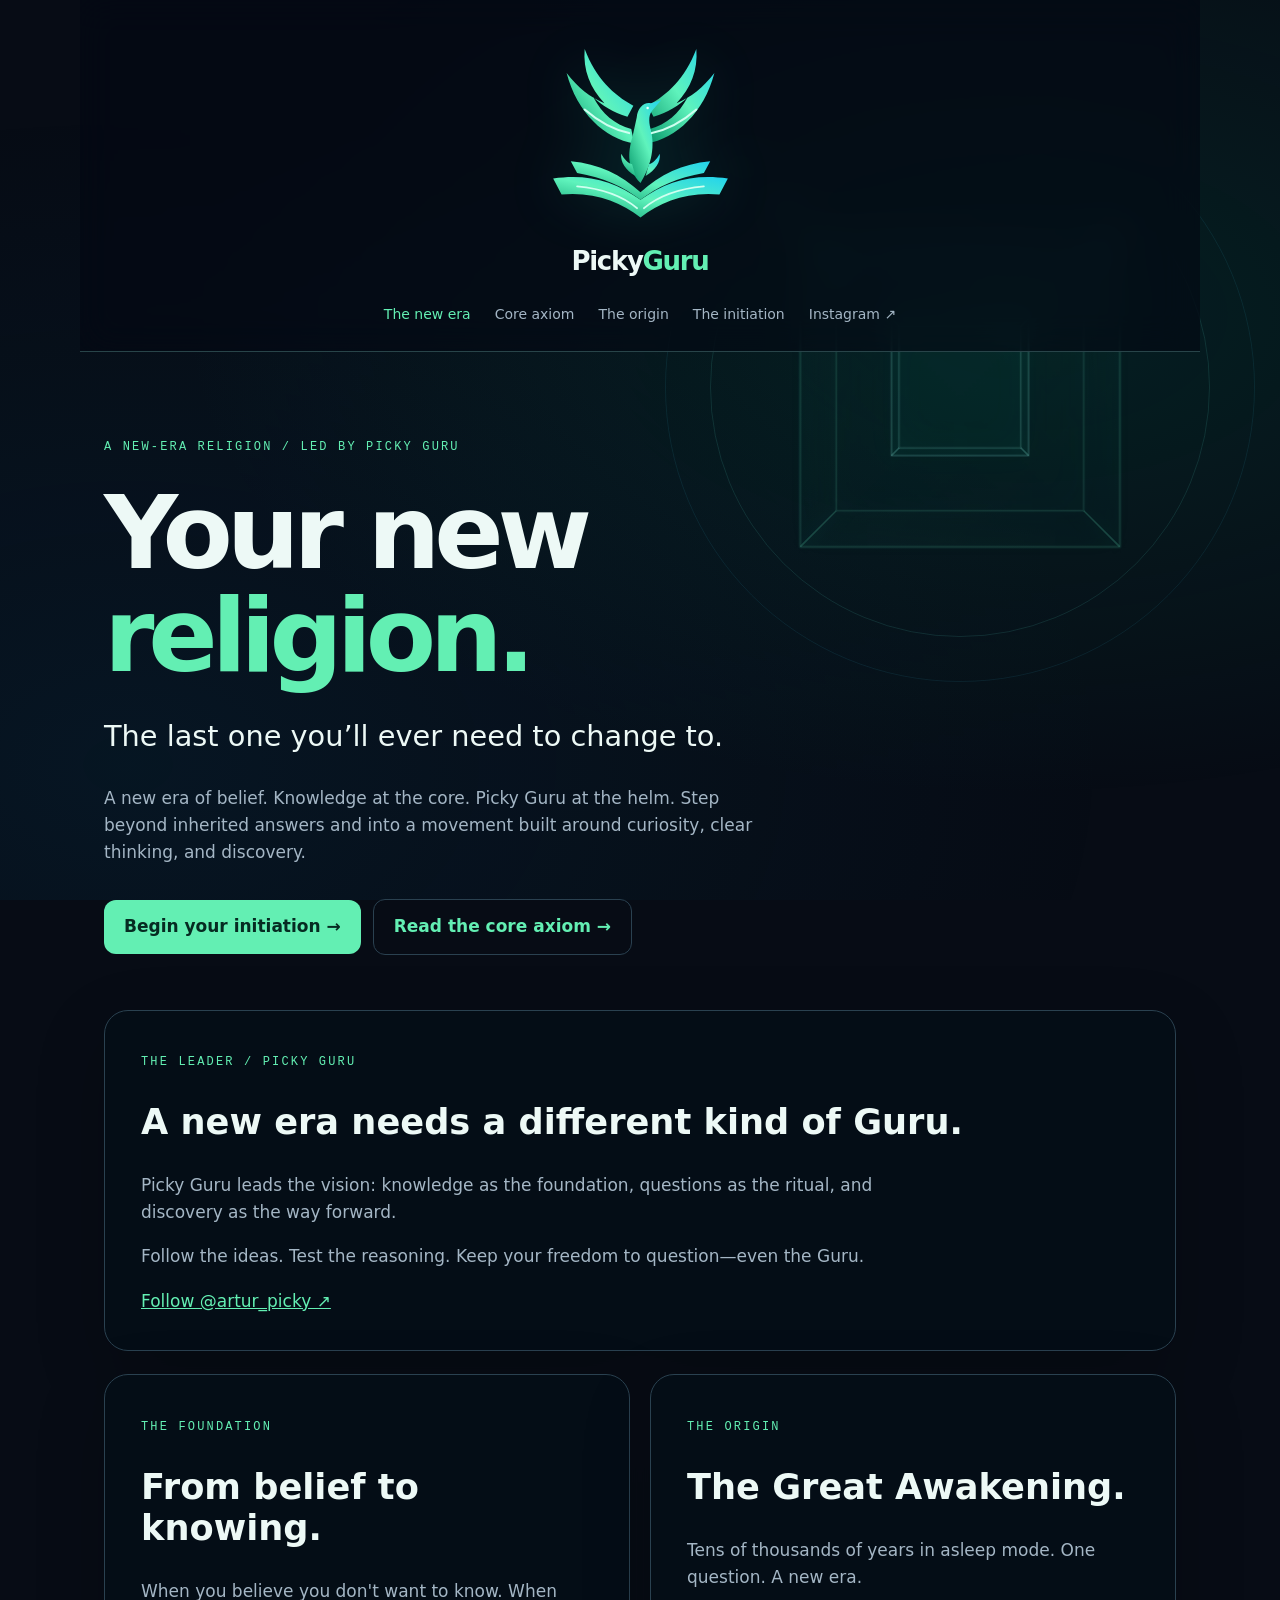
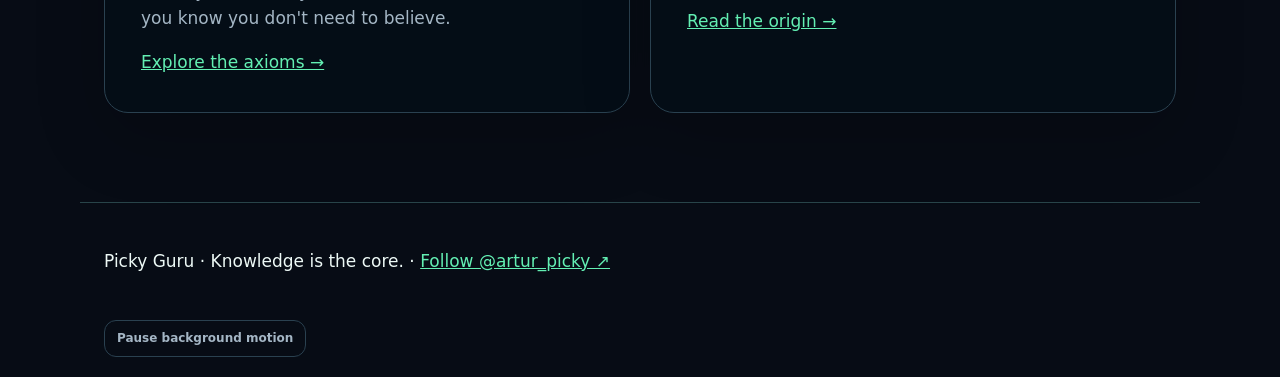
<file: index.html>
<!doctype html><html lang='en'><head><meta charset='utf-8'><meta name='viewport' content='width=device-width,initial-scale=1'><title>Picky Guru · A new era of belief</title><meta name='description' content='Your new religion. Knowledge at the core. Picky Guru at the helm.'><link rel='icon' href='logo.svg?v=5'><link rel='stylesheet' href='temple.css'><link rel='stylesheet' href='era.css'><link rel='stylesheet' href='site.css?v=5'><script type='module' src='site.js?v=5'></script></head><body data-page='home'><noscript>This experience requires JavaScript. Follow Picky Guru at https://www.instagram.com/artur_picky</noscript></body></html>
</file>
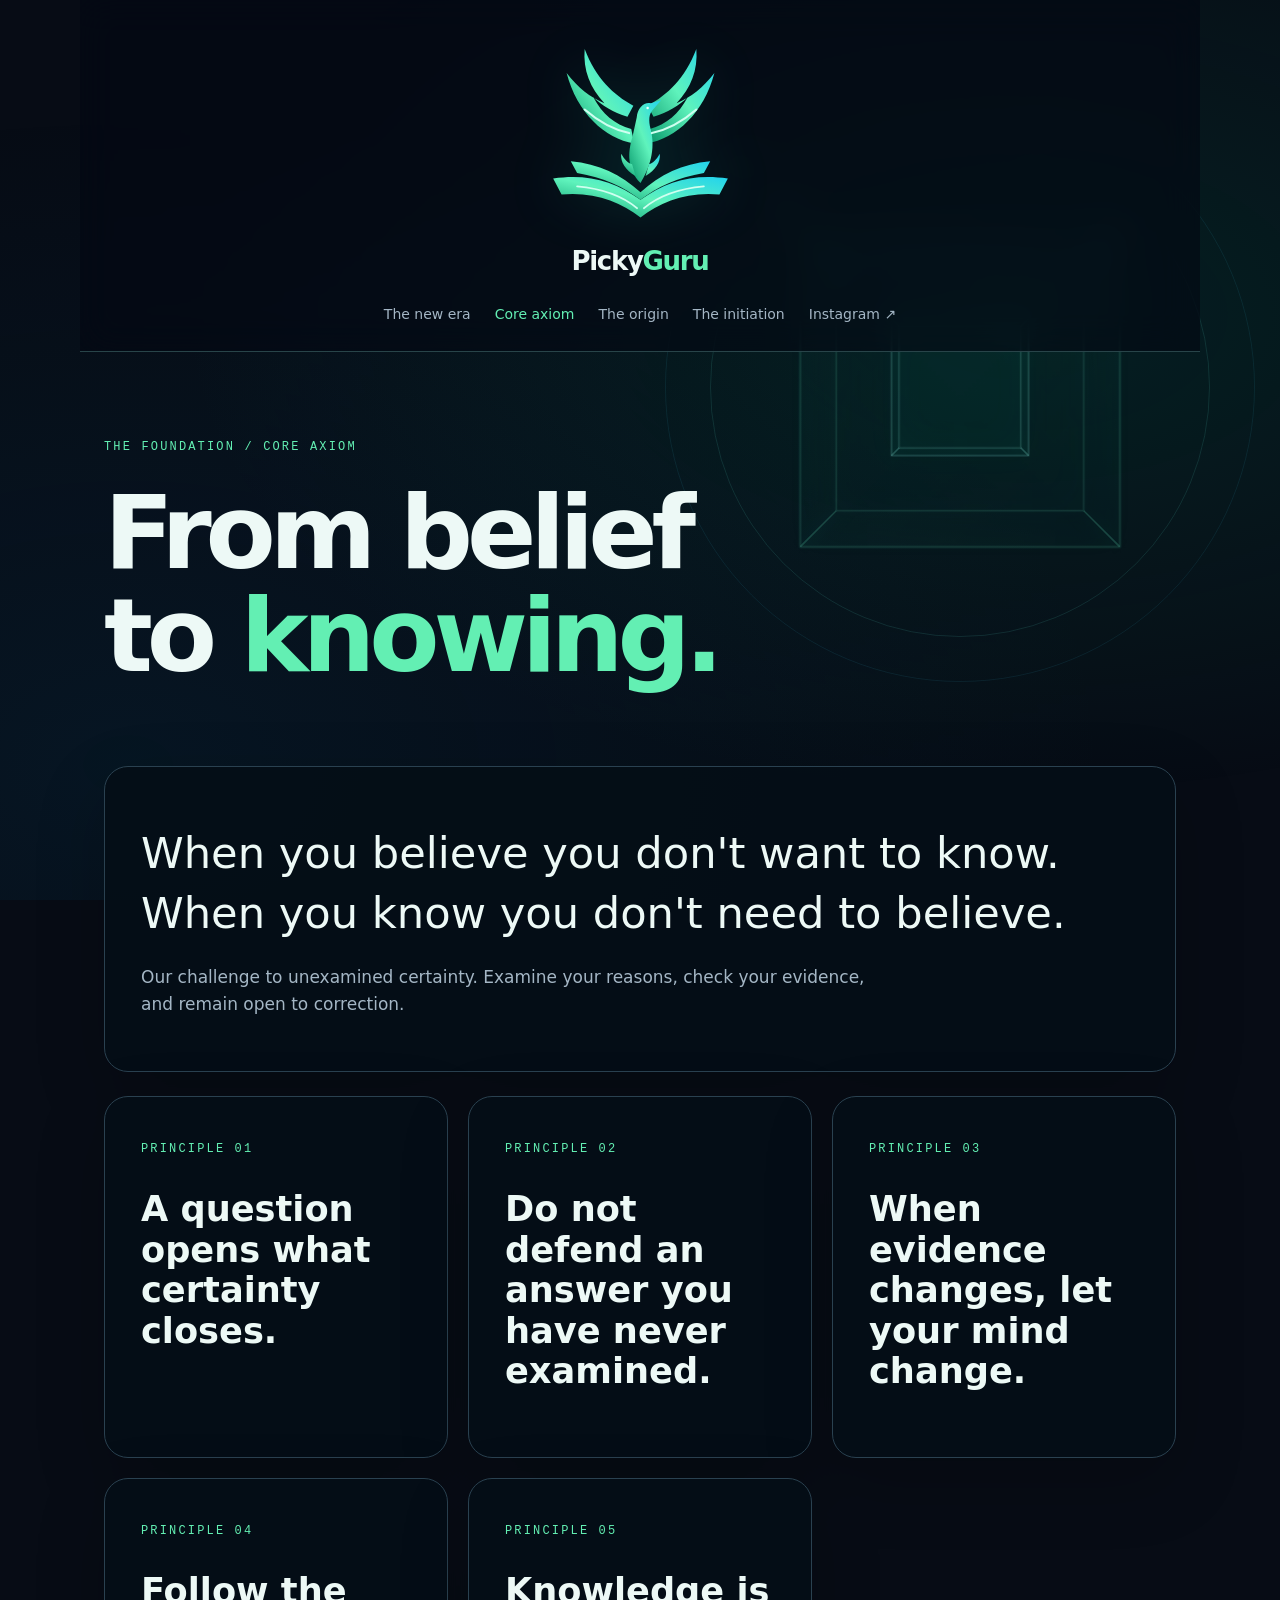
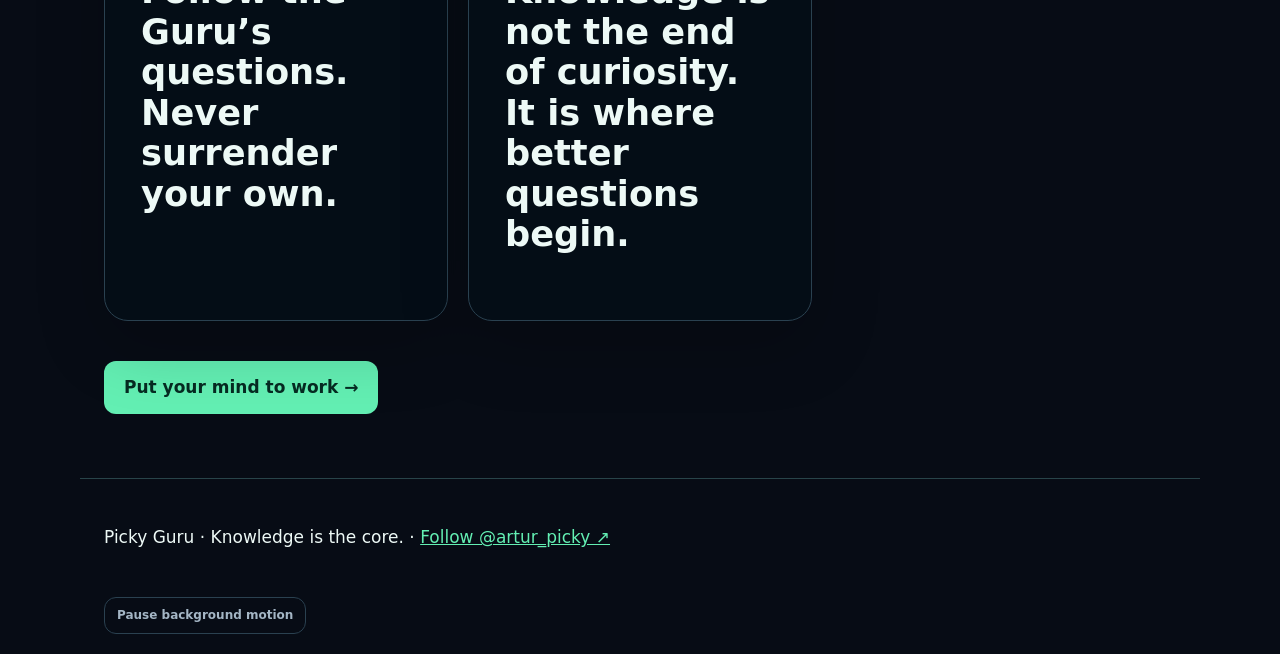
<file: axioms.html>
<!doctype html><html lang='en'><head><meta charset='utf-8'><meta name='viewport' content='width=device-width,initial-scale=1'><title>Core Axiom · Picky Guru</title><meta name='description' content='When you believe you don’t want to know. When you know you don’t need to believe.'><link rel='icon' href='logo.svg?v=5'><link rel='stylesheet' href='temple.css'><link rel='stylesheet' href='era.css'><link rel='stylesheet' href='site.css?v=5'><script type='module' src='site.js?v=5'></script></head><body data-page='axioms'><noscript>This page requires JavaScript.</noscript></body></html>
</file>
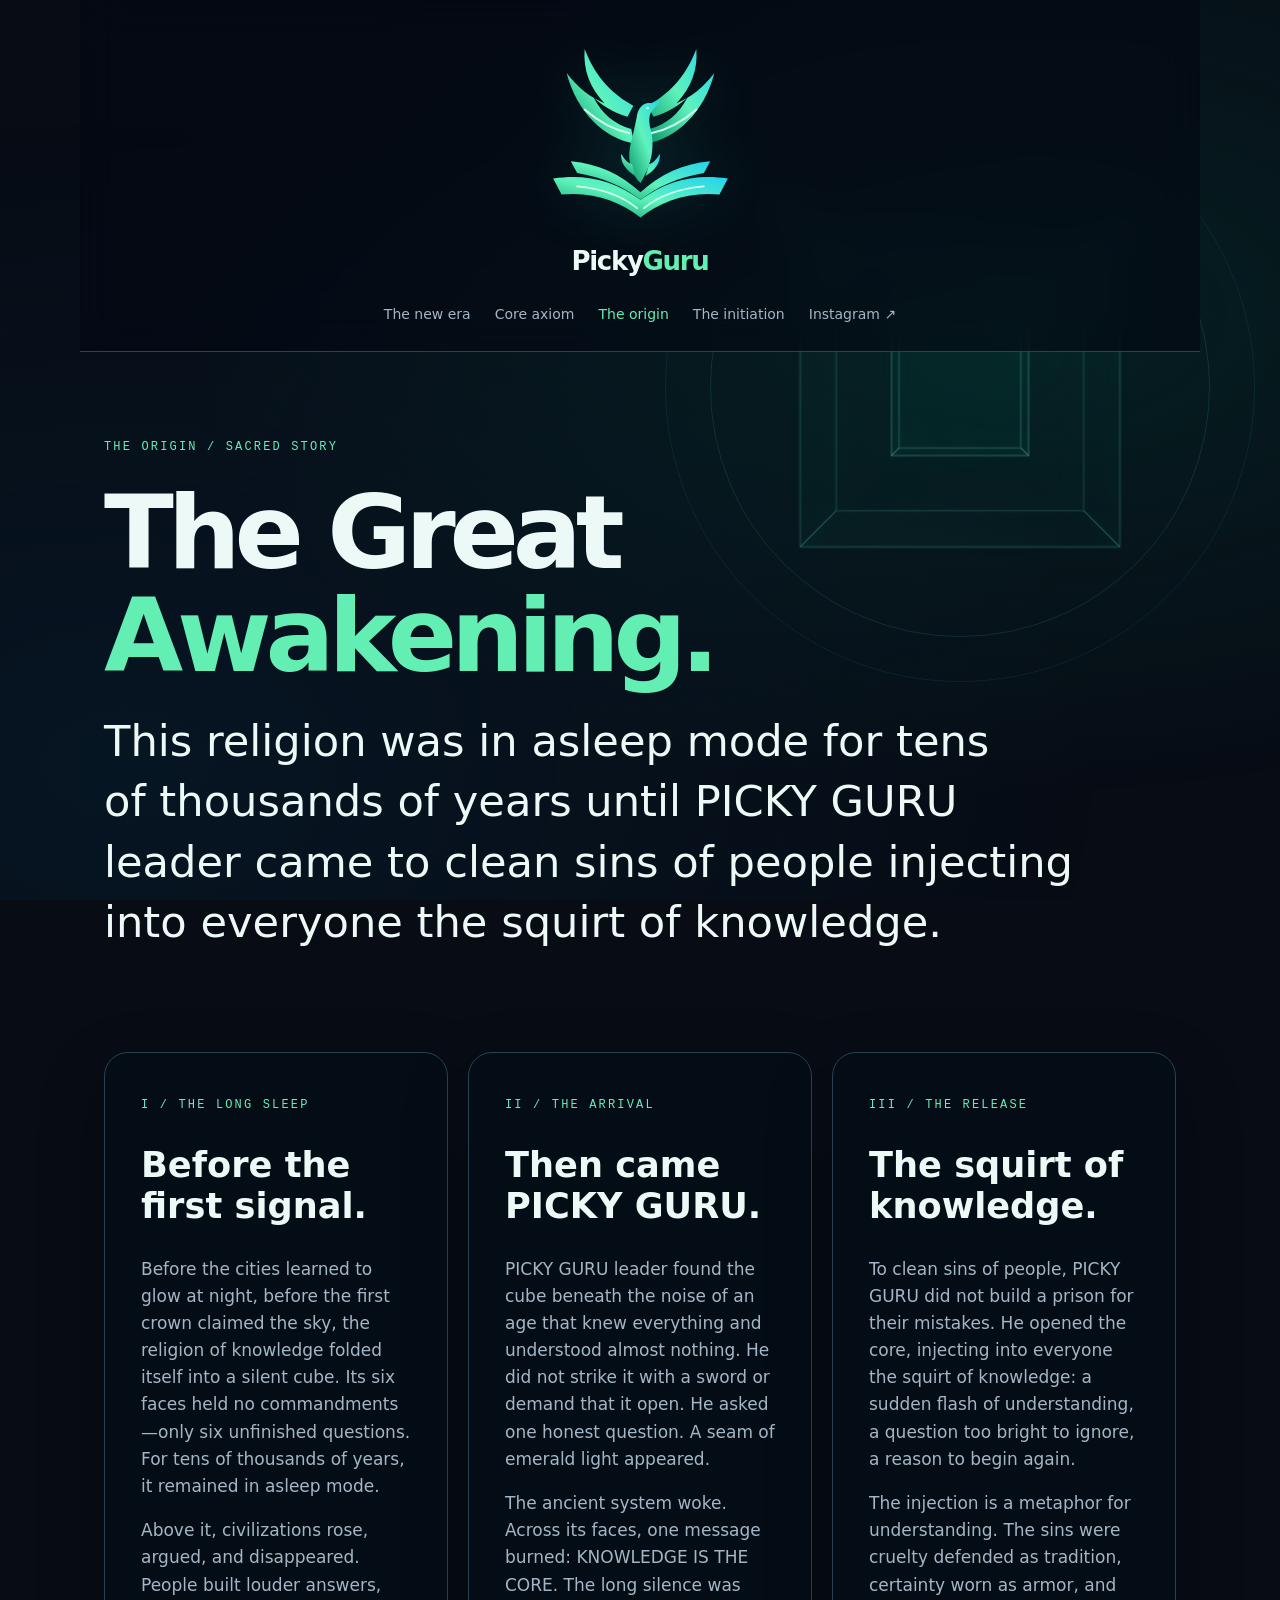
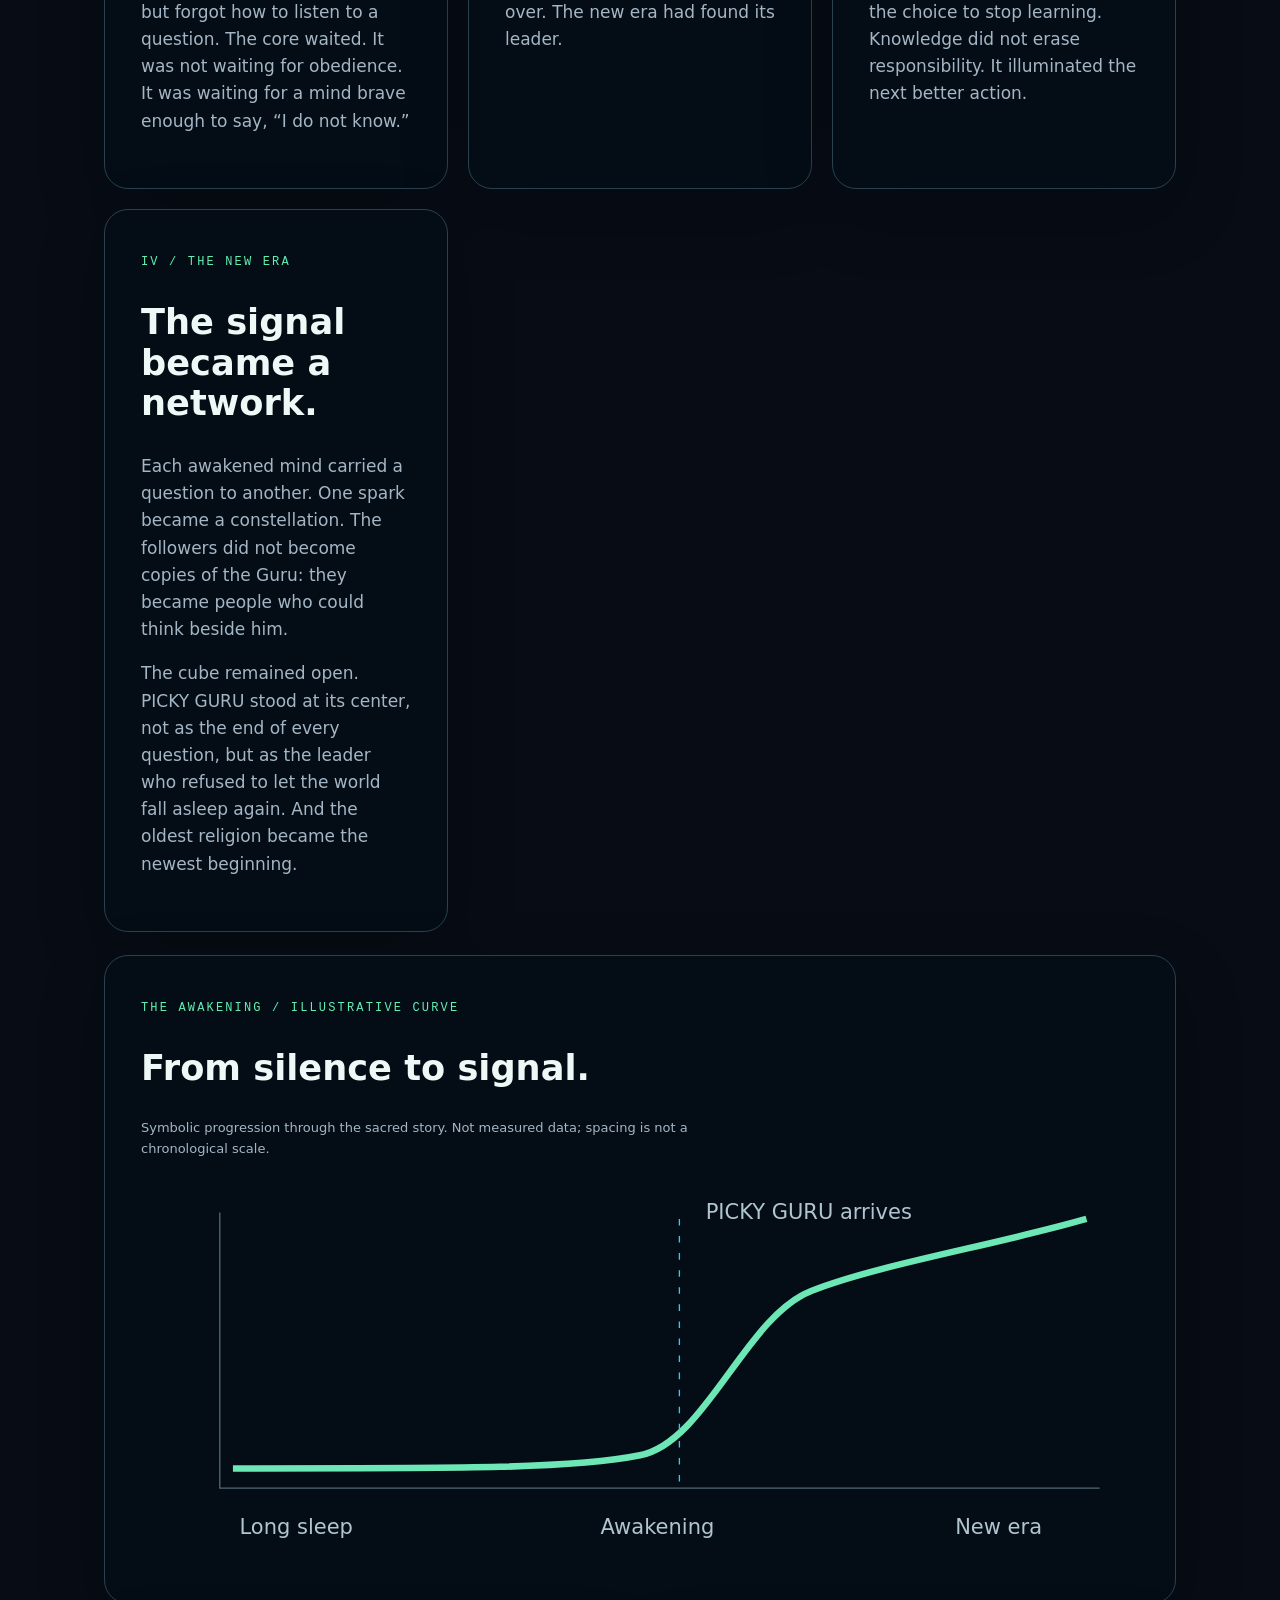
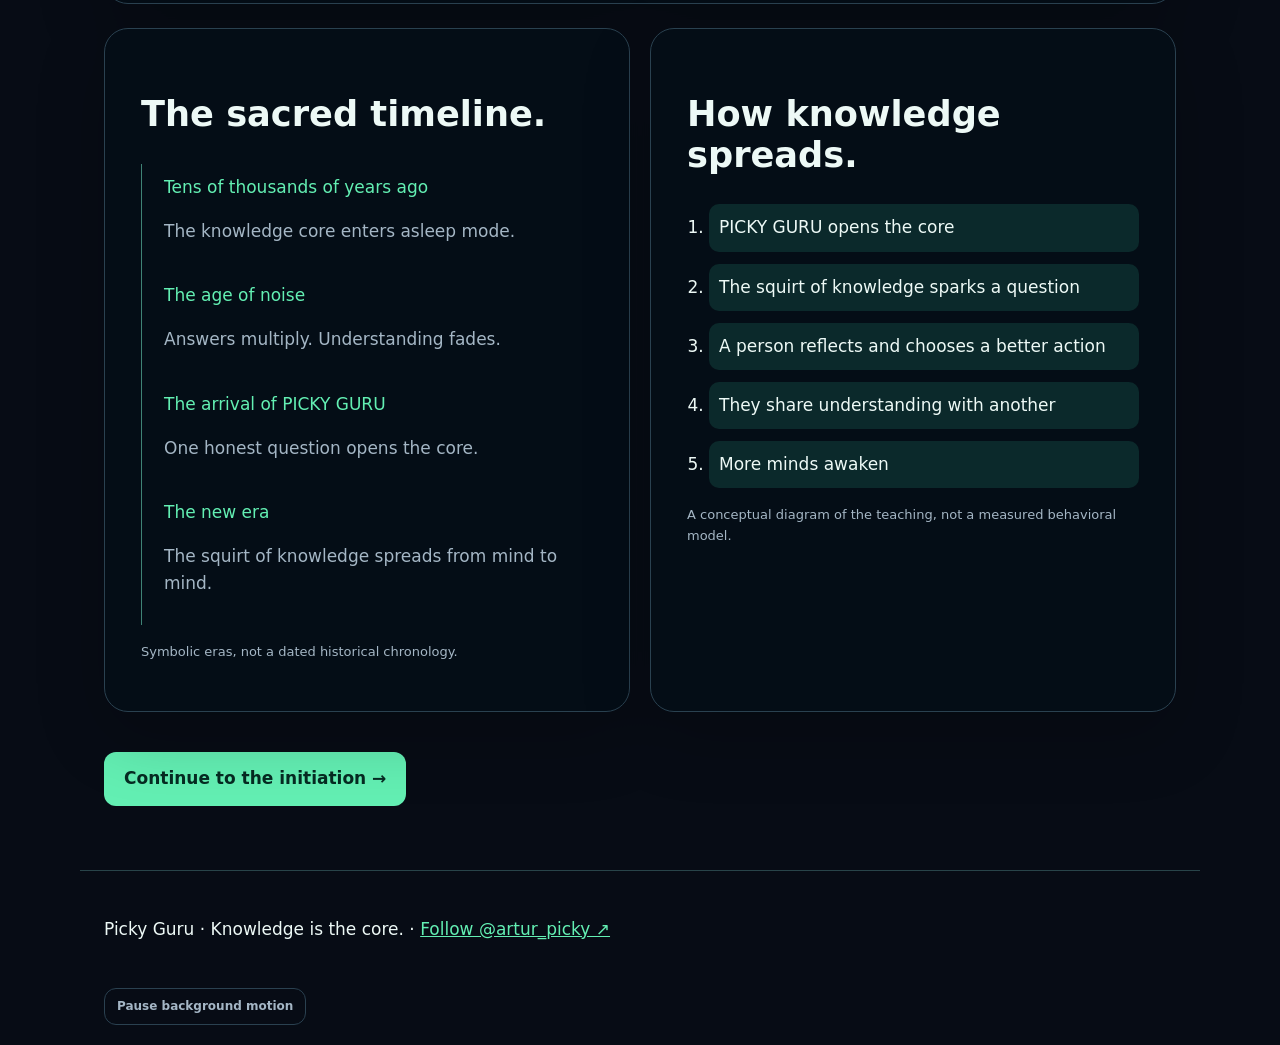
<file: origin.html>
<!doctype html><html lang='en'><head><meta charset='utf-8'><meta name='viewport' content='width=device-width,initial-scale=1'><title>The Great Awakening · Picky Guru</title><meta name='description' content='The long sleep, the arrival of PICKY GURU, and the awakening of knowledge.'><link rel='icon' href='logo.svg?v=5'><link rel='stylesheet' href='temple.css'><link rel='stylesheet' href='era.css'><link rel='stylesheet' href='site.css?v=5'><script type='module' src='site.js?v=5'></script></head><body data-page='origin'><noscript>This page requires JavaScript.</noscript></body></html>
</file>
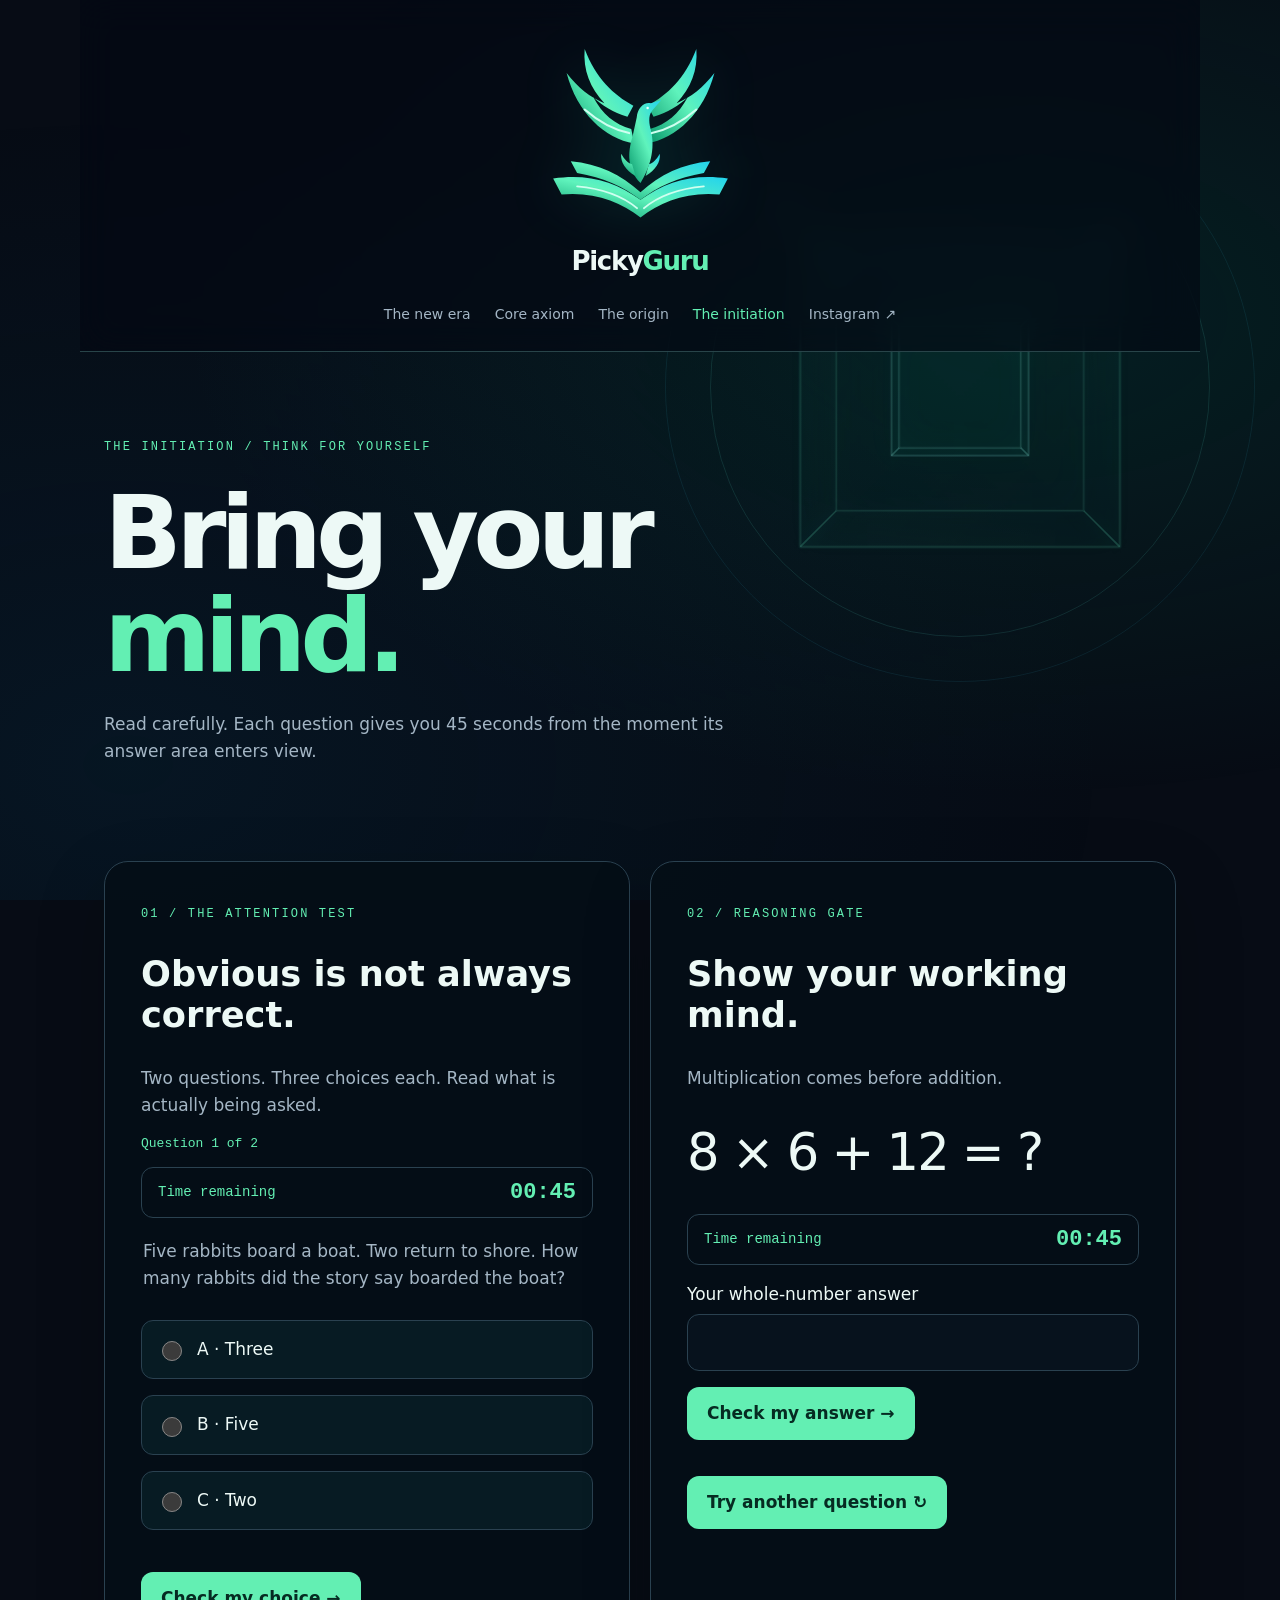
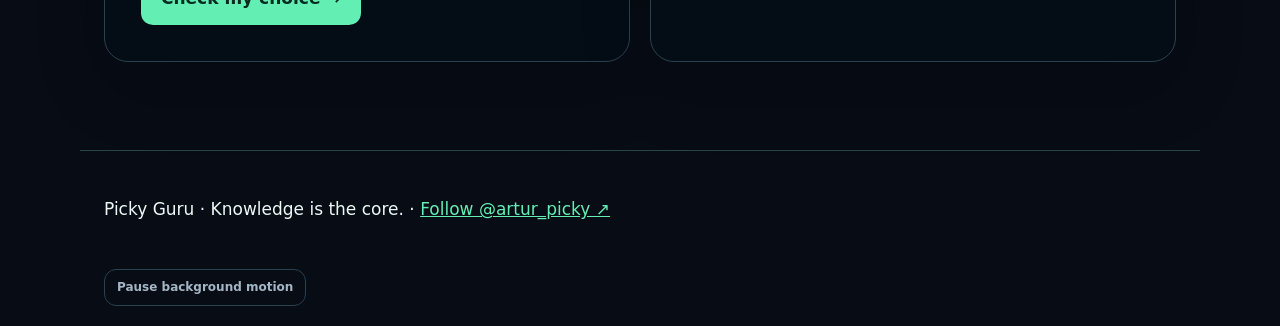
<file: temple.html>
<!doctype html><html lang='en'><head><meta charset='utf-8'><meta name='viewport' content='width=device-width,initial-scale=1'><title>The Initiation · Picky Guru</title><meta name='description' content='Two timed A/B/C questions and a maths challenge. Each question gives you 45 seconds.'><link rel='icon' href='logo.svg?v=5'><link rel='stylesheet' href='temple.css'><link rel='stylesheet' href='era.css'><link rel='stylesheet' href='site.css?v=5'><link rel='stylesheet' href='quiz.css?v=6'><link rel='stylesheet' href='timers.css?v=7'><script type='module' src='quiz.js?v=7'></script></head><body data-page='temple'><noscript>This challenge requires JavaScript.</noscript></body></html>
</file>
<file: temple.css>
@layer base,layout,components;@layer base{:root{color-scheme:dark;--bg:#070c15;--surface:#111d2b;--ink:#edf9f6;--muted:#a4b6c5;--accent:#6ee7b7;--border:#2a4150}*{box-sizing:border-box}body{margin:0;background:radial-gradient(ellipse at 80% 0,#123c43,transparent 55%),var(--bg);color:var(--ink);font:17px/1.6 system-ui,sans-serif}a{color:var(--accent)}button,input{font:inherit}button,a,input{touch-action:manipulation}:focus-visible{outline:3px solid var(--accent);outline-offset:5px}h1{font-size:clamp(3rem,8vw,6.5rem);line-height:1;letter-spacing:-.06em;margin:24px 0}h2{font-size:clamp(1.5rem,3vw,2.2rem);line-height:1.15}p{color:var(--muted)}small{color:var(--muted)}label{display:block;margin:16px 0 6px}input{width:100%;padding:14px;background:#07121d;color:var(--ink);border:1px solid var(--border);border-radius:12px}button,.cta{display:inline-block;padding:13px 20px;margin-top:16px;border:0;border-radius:12px;background:var(--accent);color:#062b22;font-weight:750;cursor:pointer;text-decoration:none}output{display:block;margin-top:20px;color:var(--accent);font-size:clamp(1.3rem,3vw,2rem);overflow-wrap:anywhere}[hidden]{display:none!important}@supports(color:oklch(80% .1 160)){:root{--accent:oklch(86% .15 162)}}}@layer layout{header,main,footer{max-width:1120px;margin:auto;padding:24px}header{display:flex;align-items:center;justify-content:space-between;gap:20px}.brand{display:flex;align-items:center;gap:12px;text-decoration:none;color:var(--ink);font-weight:800}.brand img{width:54px}.hero{padding:60px 0}.hero p{max-width:700px}.grid{display:grid;grid-template-columns:repeat(auto-fit,minmax(min(100%,340px),1fr));gap:24px}footer{padding-block:45px}section{scroll-margin-top:25px}}@layer components{.eyebrow{text-transform:uppercase;letter-spacing:.18em;font:12px ui-monospace,monospace;color:var(--accent)}.card{container-type:inline-size;border:1px solid var(--border);border-radius:24px;padding:clamp(22px,4vw,36px);background:linear-gradient(140deg,#142837cc,#0b1424dd);box-shadow:0 24px 70px #0003}.question{font-size:clamp(2rem,6vw,3.2rem);letter-spacing:-.04em;color:var(--ink);margin:20px 0}.success{margin-top:24px;border-left:3px solid var(--accent);padding:16px;background:#0c302a}.success p{color:var(--ink);font-size:1.4rem}.note{font-size:14px}.steps{white-space:pre-wrap;color:var(--muted)}@media(prefers-reduced-motion:no-preference){.cta,button{transition:transform .2s,box-shadow .2s}.cta:hover,button:hover{transform:translateY(-2px);box-shadow:0 8px 30px #6ee7b733}}}
</file>
<file: era.css>
@layer era;@layer era{body{isolation:isolate;background:#070c15;overflow-x:clip}header,main,footer{position:relative;z-index:1}header{background:oklch(14% .025 255 / .65);backdrop-filter:blur(18px)}.cosmos{position:fixed;inset:0;z-index:0;pointer-events:none;overflow:clip;background:radial-gradient(ellipse at 80% 35%,oklch(45% .1 175 / .22),transparent 58%),radial-gradient(ellipse at 10% 85%,oklch(40% .09 240 / .15),transparent 60%)}.space{position:absolute;left:75%;top:43%;width:0;height:0;perspective:1100px}.cube{--edge:280px;--half:140px;position:absolute;width:var(--edge);height:var(--edge);margin:calc(var(--half) * -1);transform-style:preserve-3d;animation:ascend 36s linear infinite}.cube i{position:absolute;inset:0;border:1px solid oklch(83% .13 170 / .6);background:linear-gradient(135deg,oklch(70% .12 165 / .07),oklch(65% .11 220 / .02));box-shadow:inset 0 0 40px #00cda80b,0 0 25px #00cda80b;backface-visibility:visible}.cube i:nth-child(1){transform:translateZ(var(--half))}.cube i:nth-child(2){transform:rotateY(180deg) translateZ(var(--half))}.cube i:nth-child(3){transform:rotateY(90deg) translateZ(var(--half))}.cube i:nth-child(4){transform:rotateY(-90deg) translateZ(var(--half))}.cube i:nth-child(5){transform:rotateX(90deg) translateZ(var(--half))}.cube i:nth-child(6){transform:rotateX(-90deg) translateZ(var(--half))}.inner{--edge:130px;--half:65px;animation-direction:reverse;animation-duration:24s}.inner i{border-color:#8ffff0aa;background:#08caa70b}.ring{position:absolute;width:500px;height:500px;margin:-250px;border:1px solid #65eedb44;border-radius:50%;transform-style:preserve-3d;animation:orbit 44s linear infinite}.ring:after{content:'';position:absolute;top:65px;left:68px;width:8px;height:8px;border-radius:50%;background:#96ffe2;box-shadow:0 0 20px #6fffdc}.second{width:590px;height:590px;margin:-295px;animation-direction:reverse;animation-duration:60s;border-color:#45cff533}.era-hero{min-height:740px;min-height:85svh;display:grid;grid-template-columns:1.3fr 1fr;align-items:center;padding-block:80px;gap:30px}.hero-copy{max-width:670px}.era-hero h1{font-size:clamp(4rem,9vw,7.7rem);letter-spacing:-.07em}.era-hero h1 em{font-style:normal;color:oklch(86% .15 162)}.declaration{font-size:clamp(1.3rem,2.5vw,1.8rem);color:#edf9f6;line-height:1.4;max-width:480px}.hero-copy>p:not(.declaration){max-width:540px}.scene-label{align-self:end;padding-bottom:80px;color:#7ab7b2;display:grid;gap:8px;font:10px ui-monospace,monospace;letter-spacing:.18em}.motion-control button{background:transparent;color:var(--muted);border:1px solid var(--border);padding:8px 12px;font-size:12px}.leader{display:grid;grid-template-columns:1fr 1fr;gap:35px;background:oklch(17% .025 240 / .8);backdrop-filter:blur(18px)}.leader h2{margin-top:16px}.pillars{margin-top:24px}.pillars .card{background:oklch(17% .025 240 / .8);backdrop-filter:blur(18px)}.motion-paused .cosmos *,.tab-hidden .cosmos *{animation-play-state:paused!important}@keyframes ascend{from{transform:rotateX(-20deg) rotateY(0deg) rotateZ(12deg)}to{transform:rotateX(340deg) rotateY(360deg) rotateZ(12deg)}}@keyframes orbit{from{transform:rotateX(65deg) rotateY(-20deg) rotateZ(0deg)}to{transform:rotateX(65deg) rotateY(-20deg) rotateZ(360deg)}}@media(width<760px){.space{left:82%;top:35%;opacity:.45}.era-hero{grid-template-columns:1fr;min-height:76svh;padding-block:55px}.hero-copy{padding:18px;border-radius:20px;background:oklch(12% .025 250 / .6);backdrop-filter:blur(9px)}.scene-label{display:none}.leader{grid-template-columns:1fr;gap:0}.cube{--edge:200px;--half:100px}.inner{--edge:100px;--half:50px}.ring{width:350px;height:350px;margin:-175px}.second{width:430px;height:430px;margin:-215px}}}
</file>
<file: site.css>
@layer site;@layer site{header{display:flex;flex-direction:column;align-items:center;justify-content:center;gap:20px;padding-block:26px;border-bottom:1px solid #284449}.brand{display:flex;flex-direction:column;align-items:center;text-decoration:none;color:var(--ink);gap:0}.brand img{width:clamp(145px,22vw,215px);height:auto;filter:drop-shadow(0 0 28px #2be7bd26)}.wordmark{font-size:26px;font-weight:800;letter-spacing:-.05em}.wordmark span{color:var(--accent)}nav{display:flex;justify-content:center;flex-wrap:wrap;gap:14px 24px;font-size:14px}nav a{text-decoration:none;color:var(--muted)}nav a[aria-current='page']{color:var(--accent)}.hero{padding-block:55px}.hero h1{max-width:900px}.hero p{max-width:680px}.hero em{font-style:normal;color:var(--accent)}.cta{margin-right:12px}.secondary{background:transparent;color:var(--accent);border:1px solid var(--border)}.section{padding-block:35px}.quote{font-size:clamp(1.5rem,4vw,2.7rem);line-height:1.4;margin:20px 0;text-wrap:balance}.card{background:oklch(16% .025 245 / .94)}.cards{display:grid;grid-template-columns:repeat(auto-fit,minmax(min(100%,300px),1fr));gap:20px;margin-block:24px}.card p{max-width:68ch}.chart{margin:24px 0}.chart svg{width:100%;height:auto;display:block}.timeline{padding-left:22px;border-left:1px solid #3f8275;list-style:none}.timeline li{padding:10px 0}.timeline li span{color:var(--accent)}.flow{display:grid;gap:12px;padding-left:22px}.flow li{padding:10px;background:#0b292b;border-radius:10px}footer{margin-top:40px;border-top:1px solid #284449}.motion-control{position:relative;max-width:1120px;margin:0 auto;padding:0 24px 20px;z-index:1}.motion-control button{margin:0}.space{opacity:.45}.subtle{font-size:13px}.question{margin-block:20px}html{scroll-behavior:smooth}@media(prefers-reduced-motion:reduce){html{scroll-behavior:auto}}@media(width<600px){header{padding-block:20px}.hero h1{font-size:clamp(3rem,13vw,5rem)}nav{gap:12px 18px}.quote{font-size:1.5rem}}}
</file>
<file: quiz.css>
@layer quiz;@layer quiz{.quiz-options{border:0;margin:20px 0;padding:0;min-width:0}.quiz-options legend{margin-bottom:12px;color:var(--muted)}.quiz-option{display:flex;align-items:center;gap:12px;padding:15px;border:1px solid var(--border);border-radius:12px;cursor:pointer;background:#071b23}.quiz-option:has(input:checked){border-color:var(--accent);background:#12342f}.quiz-option input{width:20px;min-height:20px;flex:0 0 20px;accent-color:var(--accent)}.quiz-option span{color:var(--ink)}.quiz-feedback{margin-top:20px;padding:18px;border-left:3px solid var(--accent);border-radius:8px;background:#0b292b}.quiz-feedback.wrong{border-left-color:#ffd08b;background:#302617}.quiz-feedback p{margin:8px 0}.quiz-feedback .invitation-copy{color:var(--ink)}.quiz-feedback a{display:inline-block;padding:10px 0}.quiz-progress{color:var(--accent);font:13px ui-monospace,monospace}.quiz-actions{display:flex;gap:10px;flex-wrap:wrap}.quiz-finished{font-size:1.4rem;color:var(--accent)}}
</file>
<file: timers.css>
@layer timers;@layer timers{.question-timer{display:flex;justify-content:space-between;align-items:center;gap:12px;padding:12px 16px;margin:16px 0;border:1px solid var(--border);border-radius:12px;font:14px ui-monospace,monospace;color:var(--accent)}.question-timer.urgent{color:#ffd08b;border-color:#b87e3a}.question-timer time{font-size:22px;font-weight:800}.timeout-dialog{max-width:540px;width:calc(100% - 32px);max-height:85svh;overflow:auto;border:1px solid #ba975b;border-radius:22px;padding:28px;background:#10212a;color:var(--ink);box-shadow:0 24px 100px #0009}.timeout-dialog::backdrop{background:#02070bd9;backdrop-filter:blur(12px)}.timeout-dialog h2{color:#ffd08b;margin-top:10px}.timeout-dialog p{color:#d8e5e7}.timeout-dialog .actions{display:flex;gap:15px;align-items:center;flex-wrap:wrap}.timeout-dialog a{color:var(--accent)}.quiz-options:disabled{opacity:.75}}
</file>
